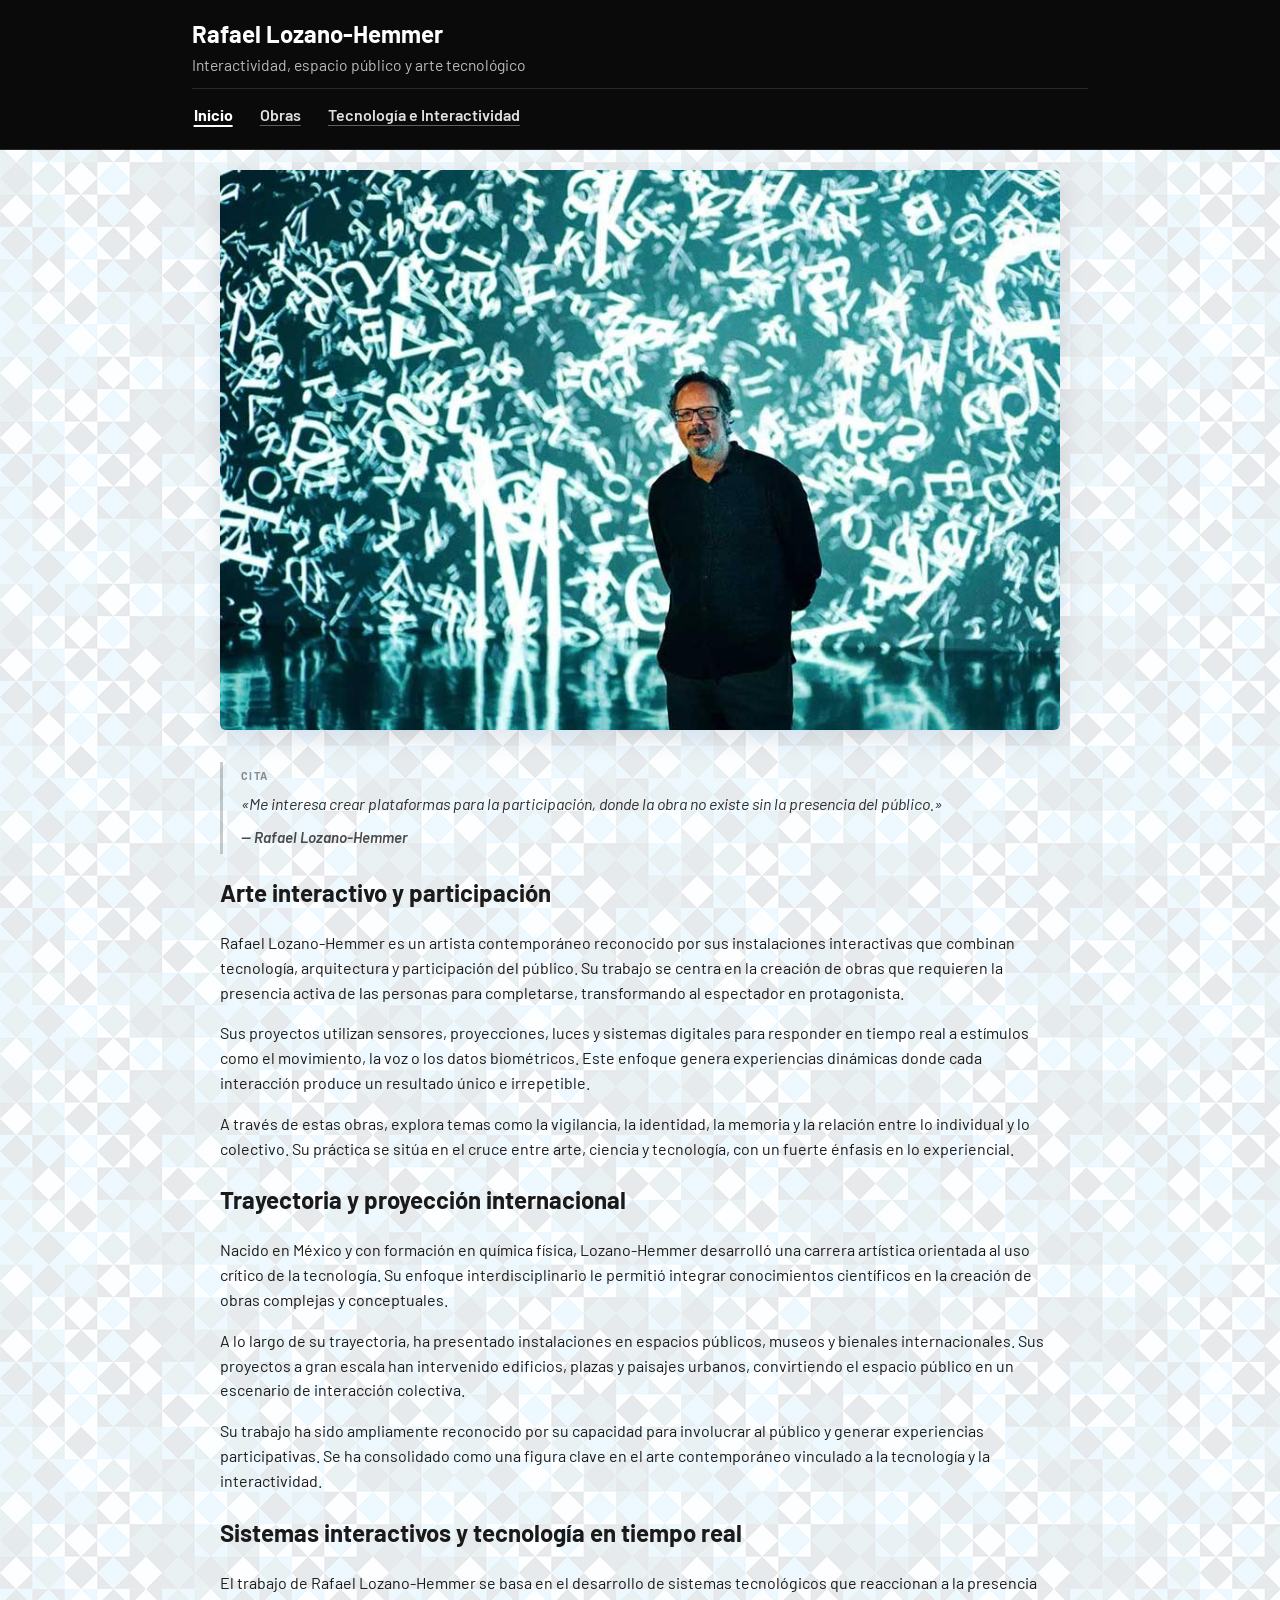
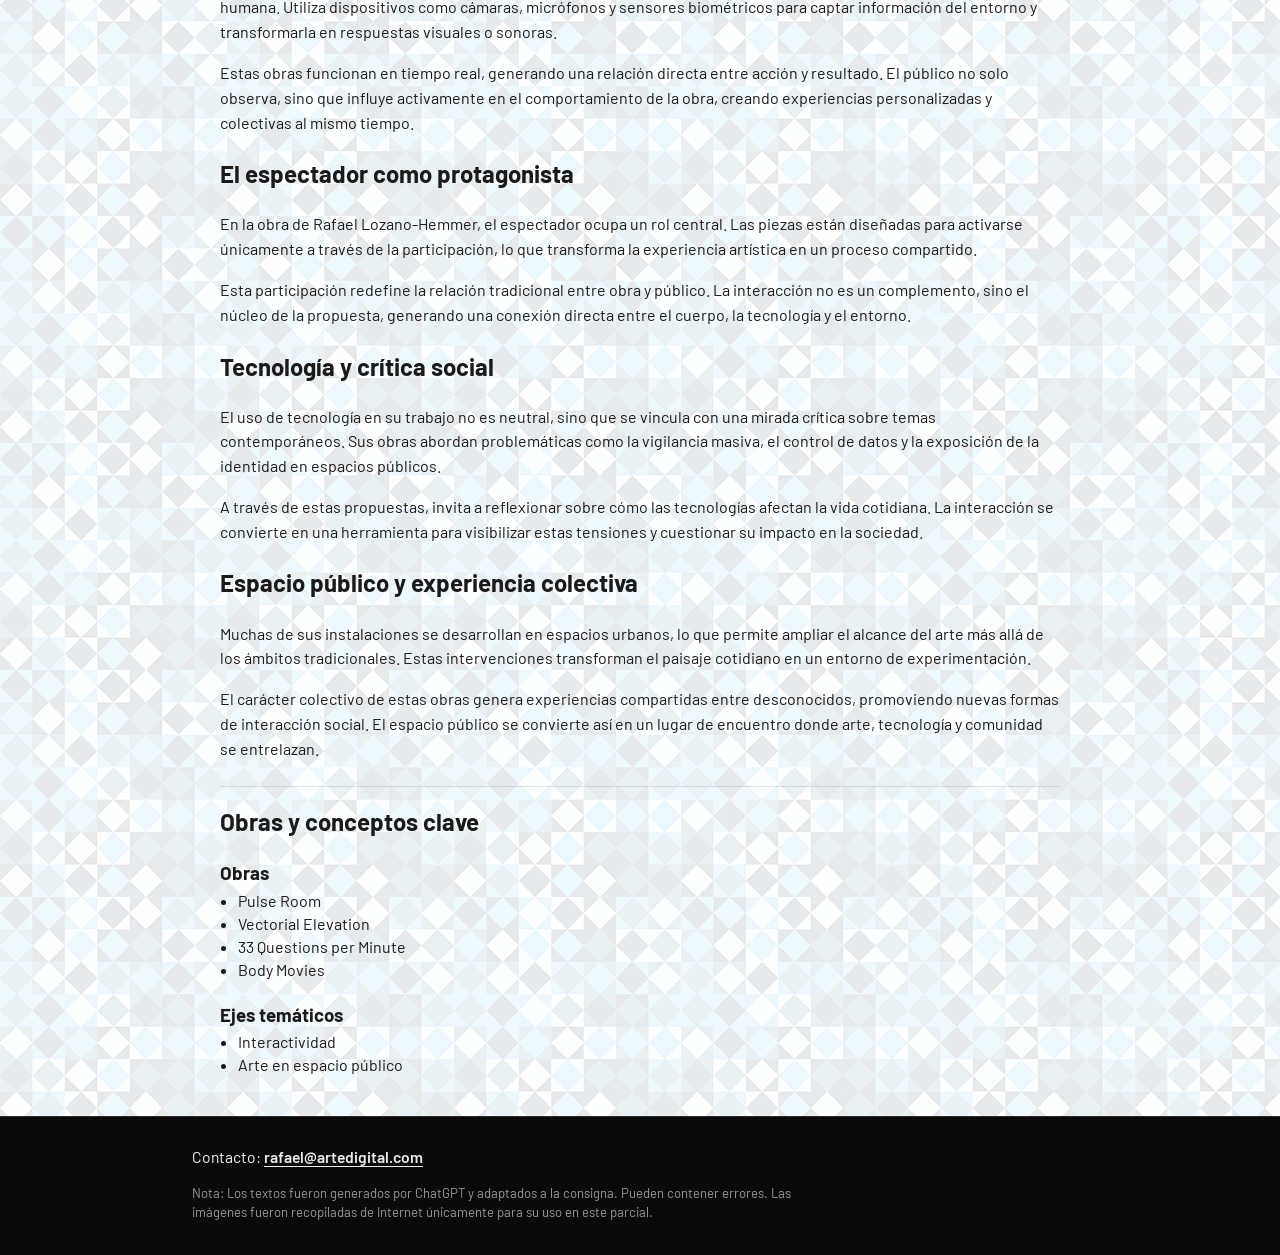
<file: index.html>
<!doctype html>
<html lang="es">
  <head>
    <meta charset="utf-8" />
    <meta name="viewport" content="width=device-width, initial-scale=1.0" />
    <title>Rafael Lozano-Hemmer — Inicio</title>
    <link rel="preconnect" href="https://fonts.googleapis.com" />
    <link rel="preconnect" href="https://fonts.gstatic.com" crossorigin />
    <link
      href="https://fonts.googleapis.com/css2?family=Barlow:ital,wght@0,400;0,600;0,700;1,400;1,600;1,700&display=swap"
      rel="stylesheet"
    />
    <link rel="stylesheet" href="css/styles.css" />
  </head>
  <body>
    <div class="site-top">
      <header class="site-header">
        <h1 class="site-header__title">Rafael Lozano-Hemmer</h1>
        <p>Interactividad, espacio público y arte tecnológico</p>
      </header>
      <nav class="site-nav" aria-label="Principal">
        <ul>
          <li><a href="index.html" aria-current="page">Inicio</a></li>
          <li><a href="obras.html">Obras</a></li>
          <li><a href="tecnologia.html">Tecnología e Interactividad</a></li>
        </ul>
      </nav>
    </div>

    <main>
      <div class="container">
      <section class="hero" aria-label="Retrato de Rafael Lozano-Hemmer.">
        <div class="hero__figure">
          <img
            src="assets/images/lozano-hemmer-1.jpg"
            alt="Retrato del artista Rafael Lozano-Hemmer."
          />
        </div>
      </section>

      <article>
        <blockquote class="pull-quote">
          <p>
            <em>
              «Me interesa crear plataformas para la participación, donde la obra no
              existe sin la presencia del público.»
            </em>
          </p>
          <footer>
            <cite>Rafael Lozano-Hemmer</cite>
          </footer>
        </blockquote>

        <section aria-labelledby="arte-interactivo">
          <h2 id="arte-interactivo">Arte interactivo y participación</h2>
          <p>
            Rafael Lozano-Hemmer es un artista contemporáneo reconocido por sus
            instalaciones interactivas que combinan tecnología, arquitectura y
            participación del público. Su trabajo se centra en la creación de obras
            que requieren la presencia activa de las personas para completarse,
            transformando al espectador en protagonista.
          </p>
          <p>
            Sus proyectos utilizan sensores, proyecciones, luces y sistemas digitales
            para responder en tiempo real a estímulos como el movimiento, la voz o los
            datos biométricos. Este enfoque genera experiencias dinámicas donde cada
            interacción produce un resultado único e irrepetible.
          </p>
          <p>
            A través de estas obras, explora temas como la vigilancia, la identidad, la
            memoria y la relación entre lo individual y lo colectivo. Su práctica se
            sitúa en el cruce entre arte, ciencia y tecnología, con un fuerte énfasis
            en lo experiencial.
          </p>
        </section>

        <section aria-labelledby="trayectoria">
          <h2 id="trayectoria">Trayectoria y proyección internacional</h2>
          <p>
            Nacido en México y con formación en química física, Lozano-Hemmer
            desarrolló una carrera artística orientada al uso crítico de la tecnología.
            Su enfoque interdisciplinario le permitió integrar conocimientos científicos
            en la creación de obras complejas y conceptuales.
          </p>
          <p>
            A lo largo de su trayectoria, ha presentado instalaciones en espacios
            públicos, museos y bienales internacionales. Sus proyectos a gran escala han
            intervenido edificios, plazas y paisajes urbanos, convirtiendo el espacio
            público en un escenario de interacción colectiva.
          </p>
          <p>
            Su trabajo ha sido ampliamente reconocido por su capacidad para involucrar
            al público y generar experiencias participativas. Se ha consolidado como una
            figura clave en el arte contemporáneo vinculado a la tecnología y la
            interactividad.
          </p>
        </section>

        <section aria-labelledby="sistemas">
          <h2 id="sistemas">Sistemas interactivos y tecnología en tiempo real</h2>
          <p>
            El trabajo de Rafael Lozano-Hemmer se basa en el desarrollo de sistemas
            tecnológicos que reaccionan a la presencia humana. Utiliza dispositivos como
            cámaras, micrófonos y sensores biométricos para captar información del
            entorno y transformarla en respuestas visuales o sonoras.
          </p>
          <p>
            Estas obras funcionan en tiempo real, generando una relación directa entre
            acción y resultado. El público no solo observa, sino que influye activamente
            en el comportamiento de la obra, creando experiencias personalizadas y
            colectivas al mismo tiempo.
          </p>
        </section>

        <section aria-labelledby="espectador">
          <h2 id="espectador">El espectador como protagonista</h2>
          <p>
            En la obra de Rafael Lozano-Hemmer, el espectador ocupa un rol central. Las
            piezas están diseñadas para activarse únicamente a través de la
            participación, lo que transforma la experiencia artística en un proceso
            compartido.
          </p>
          <p>
            Esta participación redefine la relación tradicional entre obra y público.
            La interacción no es un complemento, sino el núcleo de la propuesta,
            generando una conexión directa entre el cuerpo, la tecnología y el entorno.
          </p>
        </section>

        <section aria-labelledby="tecnologia-critica">
          <h2 id="tecnologia-critica">Tecnología y crítica social</h2>
          <p>
            El uso de tecnología en su trabajo no es neutral, sino que se vincula con
            una mirada crítica sobre temas contemporáneos. Sus obras abordan
            problemáticas como la vigilancia masiva, el control de datos y la exposición
            de la identidad en espacios públicos.
          </p>
          <p>
            A través de estas propuestas, invita a reflexionar sobre cómo las tecnologías
            afectan la vida cotidiana. La interacción se convierte en una herramienta
            para visibilizar estas tensiones y cuestionar su impacto en la sociedad.
          </p>
        </section>

        <section aria-labelledby="espacio-publico">
          <h2 id="espacio-publico">Espacio público y experiencia colectiva</h2>
          <p>
            Muchas de sus instalaciones se desarrollan en espacios urbanos, lo que
            permite ampliar el alcance del arte más allá de los ámbitos tradicionales.
            Estas intervenciones transforman el paisaje cotidiano en un entorno de
            experimentación.
          </p>
          <p>
            El carácter colectivo de estas obras genera experiencias compartidas entre
            desconocidos, promoviendo nuevas formas de interacción social. El espacio
            público se convierte así en un lugar de encuentro donde arte, tecnología y
            comunidad se entrelazan.
          </p>
        </section>
      </article>

      <aside class="home-aside" aria-labelledby="obras-conceptos">
        <h2 id="obras-conceptos">Obras y conceptos clave</h2>
        <section aria-labelledby="titulos-obras">
          <h3 id="titulos-obras">Obras</h3>
          <ul>
            <li>Pulse Room</li>
            <li>Vectorial Elevation</li>
            <li>33 Questions per Minute</li>
            <li>Body Movies</li>
          </ul>
        </section>
        <section aria-labelledby="ejes-tematicos">
          <h3 id="ejes-tematicos">Ejes temáticos</h3>
          <ul>
            <li>Interactividad</li>
            <li>Arte en espacio público</li>
          </ul>
        </section>
      </aside>
      </div>
    </main>

    <footer class="site-footer" id="contacto">
      <address>
        Contacto:
        <a href="mailto:rafael@artedigital.com">rafael@artedigital.com</a>
      </address>
      <p class="site-footer__note">
        Nota: Los textos fueron generados por ChatGPT y adaptados a la consigna.
        Pueden contener errores. Las imágenes fueron recopiladas de Internet
        únicamente para su uso en este parcial.
      </p>
    </footer>
  </body>
</html>
</file>
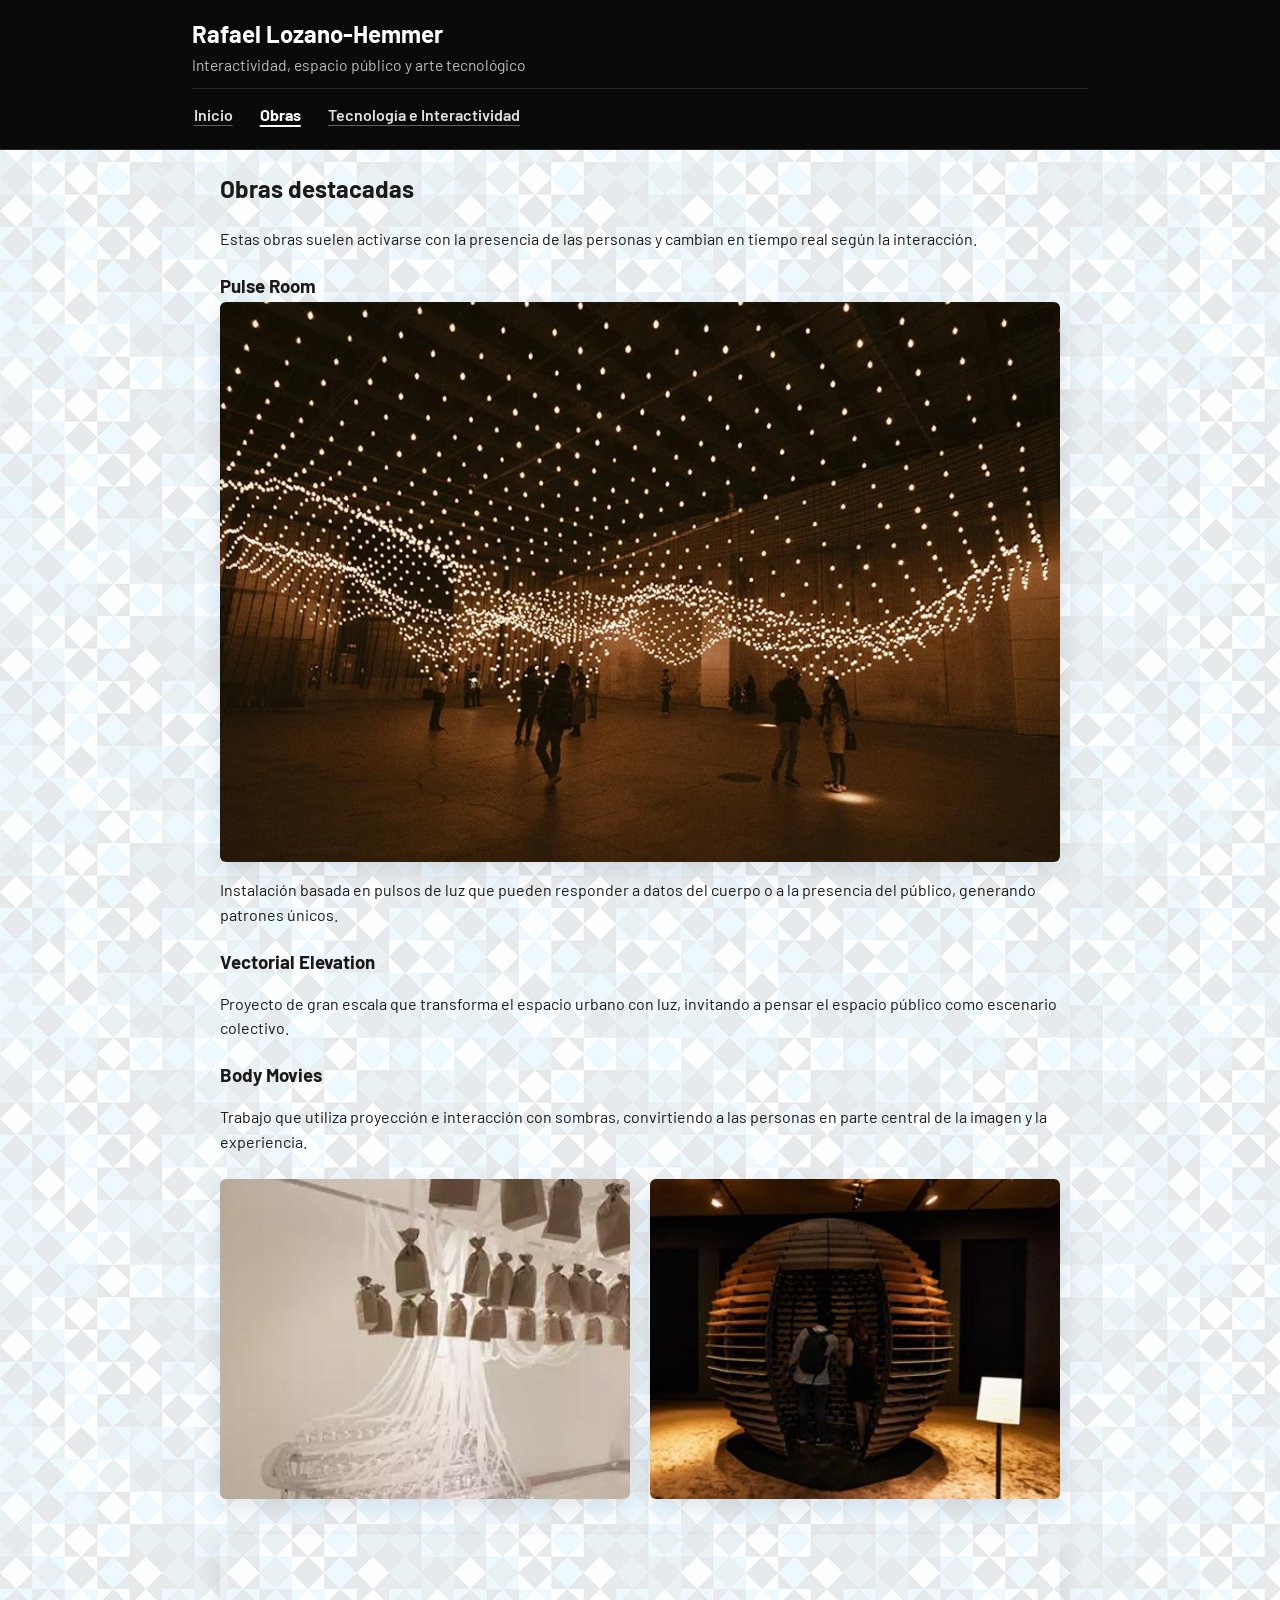
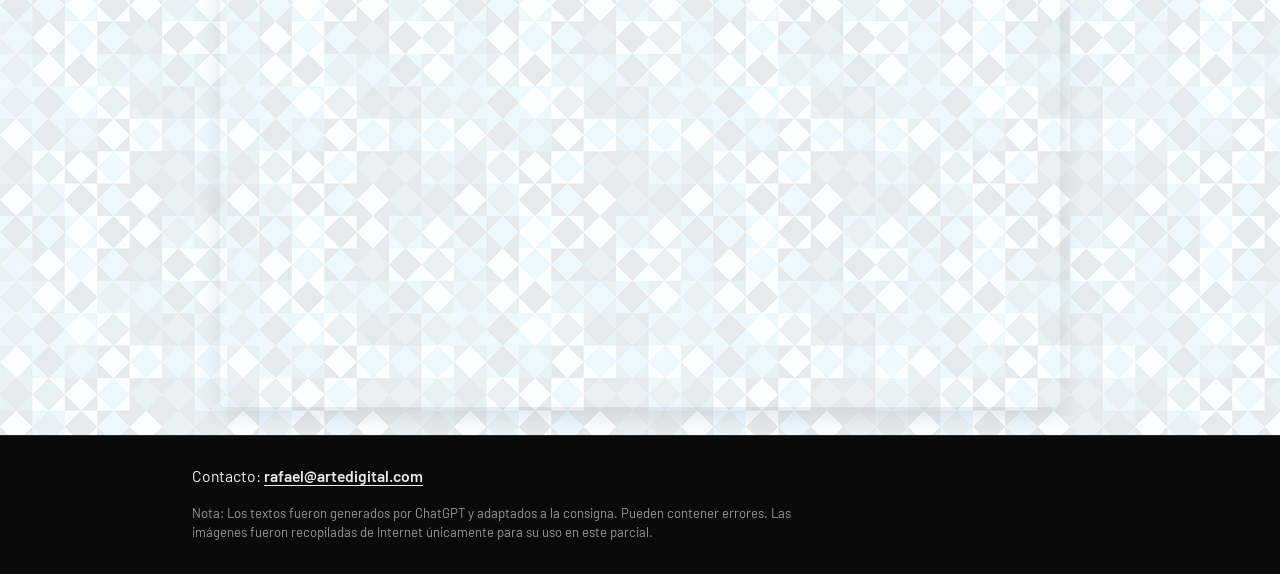
<file: obras.html>
<!doctype html>
<html lang="es">
  <head>
    <meta charset="utf-8" />
    <meta name="viewport" content="width=device-width, initial-scale=1.0" />
    <title>Rafael Lozano-Hemmer — Obras</title>
    <link rel="preconnect" href="https://fonts.googleapis.com" />
    <link rel="preconnect" href="https://fonts.gstatic.com" crossorigin />
    <link
      href="https://fonts.googleapis.com/css2?family=Barlow:ital,wght@0,400;0,600;0,700;1,400;1,600;1,700&display=swap"
      rel="stylesheet"
    />
    <link rel="stylesheet" href="css/styles.css" />
  </head>
  <body>
    <div class="site-top">
      <header class="site-header">
        <h1 class="site-header__title">Rafael Lozano-Hemmer</h1>
        <p>Interactividad, espacio público y arte tecnológico</p>
      </header>
      <nav class="site-nav" aria-label="Principal">
        <ul>
          <li><a href="index.html">Inicio</a></li>
          <li><a href="obras.html" aria-current="page">Obras</a></li>
          <li><a href="tecnologia.html">Tecnología e Interactividad</a></li>
        </ul>
      </nav>
    </div>

    <main>
      <div class="container">
        <article>
          <header>
            <h2>Obras destacadas</h2>
            <p>
              Estas obras suelen activarse con la presencia de las personas y
              cambian en tiempo real según la interacción.
            </p>
          </header>

          <section aria-labelledby="pulse-room">
            <h3 id="pulse-room">Pulse Room</h3>
            <div class="obras-media">
              <img
                src="assets/images/lozano-hemmer-2.jpg"
                alt="Pulse Topology (2021), instalación con miles de bombillas suspendidas que reaccionan a los latidos del público, de Rafael Lozano-Hemmer."
              />
            </div>
            <p>
              Instalación basada en pulsos de luz que pueden responder a datos
              del cuerpo o a la presencia del público, generando patrones
              únicos.
            </p>
          </section>

          <section aria-labelledby="vectorial-elevation">
            <h3 id="vectorial-elevation">Vectorial Elevation</h3>

            <p>
              Proyecto de gran escala que transforma el espacio urbano con luz,
              invitando a pensar el espacio público como escenario colectivo.
            </p>
          </section>

          <section aria-labelledby="body-movies">
            <h3 id="body-movies">Body Movies</h3>

            <p>
              Trabajo que utiliza proyección e interacción con sombras,
              convirtiendo a las personas en parte central de la imagen y la
              experiencia.
            </p>
          </section>

          <section
            class="obras-pair-section"
            aria-label="Vicious Circular Breathing, Sphere Packing: Bach y video"
          >
            <div class="obras-figure-row">
              <div class="obras-pair__cell">
                <img
                  src="assets/images/lozano-hemmer-3.jpg"
                  alt="Vicious Circular Breathing (2013), instalación con bolsas de papel y tubos de aire que reciclan la respiración entre visitantes, de Rafael Lozano-Hemmer."
                />
              </div>
              <div class="obras-pair__cell">
                <img
                  src="assets/images/lozano-hemmer-4.jpg"
                  alt="Sphere Packing: Bach (2018), esfera habitable de aluminio y madera con altavoces y luces LED ámbar, de Rafael Lozano-Hemmer."
                />
              </div>
            </div>
            <div class="obras-pair__video">
              <iframe
                src="https://www.youtube-nocookie.com/embed/jTzojcaanDs"
                title="YouTube video player"
                allow="
                  accelerometer;
                  autoplay;
                  clipboard-write;
                  encrypted-media;
                  gyroscope;
                  picture-in-picture;
                  web-share;
                "
                allowfullscreen
              ></iframe>
            </div>
          </section>
        </article>
      </div>
    </main>

    <footer class="site-footer" id="contacto">
      <address>
        Contacto:
        <a href="mailto:rafael@artedigital.com">rafael@artedigital.com</a>
      </address>
      <p class="site-footer__note">
        Nota: Los textos fueron generados por ChatGPT y adaptados a la consigna.
        Pueden contener errores. Las imágenes fueron recopiladas de Internet
        únicamente para su uso en este parcial.
      </p>
    </footer>
  </body>
</html>
</file>
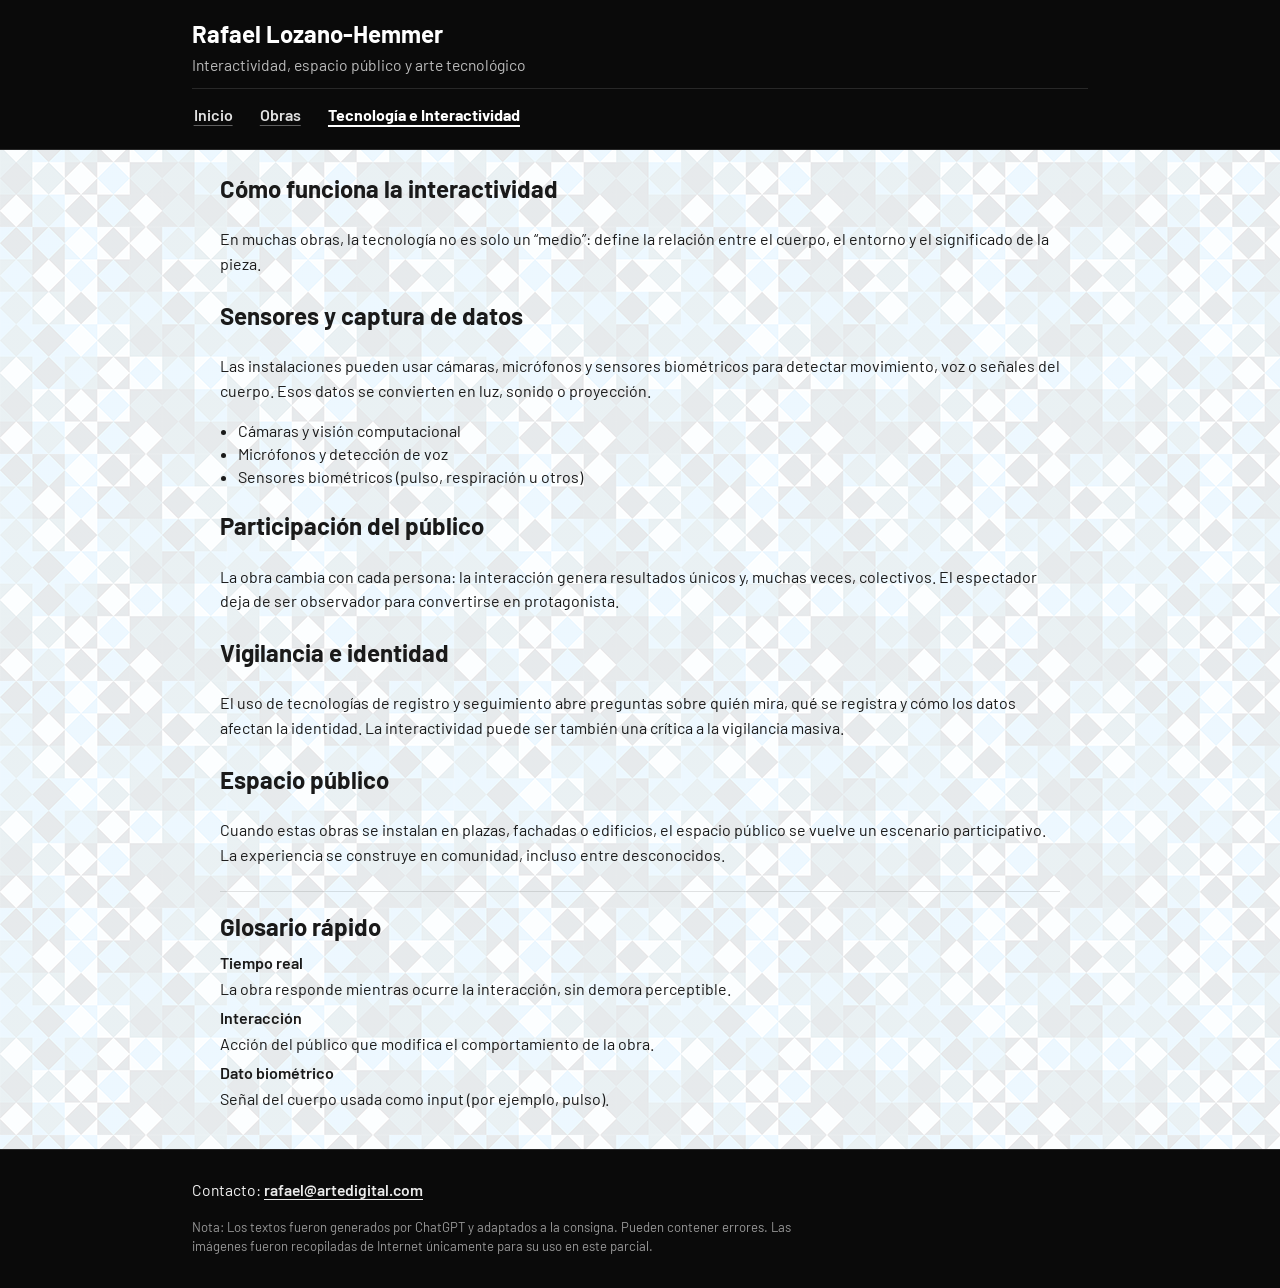
<file: tecnologia.html>
<!doctype html>
<html lang="es">
  <head>
    <meta charset="utf-8" />
    <meta name="viewport" content="width=device-width, initial-scale=1.0" />
    <title>Rafael Lozano-Hemmer — Tecnología e Interactividad</title>
    <link rel="preconnect" href="https://fonts.googleapis.com" />
    <link rel="preconnect" href="https://fonts.gstatic.com" crossorigin />
    <link
      href="https://fonts.googleapis.com/css2?family=Barlow:ital,wght@0,400;0,600;0,700;1,400;1,600;1,700&display=swap"
      rel="stylesheet"
    />
    <link rel="stylesheet" href="css/styles.css" />
  </head>
  <body>
    <div class="site-top">
      <header class="site-header">
        <h1 class="site-header__title">Rafael Lozano-Hemmer</h1>
        <p>Interactividad, espacio público y arte tecnológico</p>
      </header>
      <nav class="site-nav" aria-label="Principal">
        <ul>
          <li><a href="index.html">Inicio</a></li>
          <li><a href="obras.html">Obras</a></li>
          <li><a href="tecnologia.html" aria-current="page">Tecnología e Interactividad</a></li>
        </ul>
      </nav>
    </div>

    <main>
      <div class="container">
      <article>
        <header>
          <h2>Cómo funciona la interactividad</h2>
          <p>
            En muchas obras, la tecnología no es solo un “medio”: define la relación
            entre el cuerpo, el entorno y el significado de la pieza.
          </p>
        </header>

        <section aria-labelledby="sensores">
          <h2 id="sensores">Sensores y captura de datos</h2>
          <p>
            Las instalaciones pueden usar cámaras, micrófonos y sensores biométricos
            para detectar movimiento, voz o señales del cuerpo. Esos datos se convierten
            en luz, sonido o proyección.
          </p>
          <ul>
            <li>Cámaras y visión computacional</li>
            <li>Micrófonos y detección de voz</li>
            <li>Sensores biométricos (pulso, respiración u otros)</li>
          </ul>
        </section>

        <section aria-labelledby="participacion">
          <h2 id="participacion">Participación del público</h2>
          <p>
            La obra cambia con cada persona: la interacción genera resultados únicos y,
            muchas veces, colectivos. El espectador deja de ser observador para
            convertirse en protagonista.
          </p>
        </section>

        <section aria-labelledby="vigilancia">
          <h2 id="vigilancia">Vigilancia e identidad</h2>
          <p>
            El uso de tecnologías de registro y seguimiento abre preguntas sobre quién
            mira, qué se registra y cómo los datos afectan la identidad. La interactividad
            puede ser también una crítica a la vigilancia masiva.
          </p>
        </section>

        <section aria-labelledby="espacio-publico">
          <h2 id="espacio-publico">Espacio público</h2>
          <p>
            Cuando estas obras se instalan en plazas, fachadas o edificios, el espacio
            público se vuelve un escenario participativo. La experiencia se construye en
            comunidad, incluso entre desconocidos.
          </p>
        </section>
      </article>

      <aside class="tech-aside" aria-labelledby="glosario">
        <h2 id="glosario">Glosario rápido</h2>
        <dl>
          <dt>Tiempo real</dt>
          <dd>La obra responde mientras ocurre la interacción, sin demora perceptible.</dd>
          <dt>Interacción</dt>
          <dd>Acción del público que modifica el comportamiento de la obra.</dd>
          <dt>Dato biométrico</dt>
          <dd>Señal del cuerpo usada como input (por ejemplo, pulso).</dd>
        </dl>
      </aside>
      </div>
    </main>

    <footer class="site-footer" id="contacto">
      <address>
        Contacto:
        <a href="mailto:rafael@artedigital.com">rafael@artedigital.com</a>
      </address>
      <p class="site-footer__note">
        Nota: Los textos fueron generados por ChatGPT y adaptados a la consigna.
        Pueden contener errores. Las imágenes fueron recopiladas de Internet
        únicamente para su uso en este parcial.
      </p>
    </footer>
  </body>
</html>
</file>
<file: css/styles.css>
/* Global base */

*,
*::before,
*::after {
  box-sizing: border-box;
}

:root {
  --font-sans: "Barlow", system-ui, sans-serif;
  --max-width-content: 56rem;
  --gutter: clamp(1rem, 5%, 1.75rem);
  --color-text: #1a1a1a;
  --color-bg: #fff;
  /* ai usage declare */
  --bg-pattern-overlay: rgba(255, 255, 255, 0.9);
  --link: #0b57d0;
  --link-visited: #5c2d91;
  --link-hover: #0948ad;
  --link-active: #063a8c;
}

html {
  -webkit-text-size-adjust: 100%;
  min-height: 100%;
}

body {
  margin: 0;
  min-height: 100%;
  font-family: var(--font-sans);
  line-height: 1.55;
  color: var(--color-text);
  background-color: var(--color-bg);
  background-image:
    linear-gradient(var(--bg-pattern-overlay), var(--bg-pattern-overlay)),
    url("../assets/images/fondo.png");
  background-repeat: repeat, repeat;
}

a {
  color: var(--link);
  text-decoration: underline;
  text-decoration-thickness: 0.09rem;
  text-underline-offset: 0.2rem;
  text-decoration-skip-ink: auto;
}

a:visited {
  color: var(--link-visited);
}

a:hover {
  color: var(--link-hover);
  text-decoration-thickness: 0.125rem;
}

a:active {
  color: var(--link-active);
}

a:focus-visible {
  outline: 0.125rem solid var(--link-hover);
  outline-offset: 0.125rem;
  border-radius: 0.125rem;
}

/* ----- Site chrome: black top bar (title + nav) ----- */
.site-top {
  width: 100%;
  box-sizing: border-box;
  margin-block-end: 1.25rem;
  padding-inline: max(
    var(--gutter),
    calc((100% - min(100%, var(--max-width-content))) / 2)
  );
  background-color: #0a0a0a;
  color: #f2f2f2;
  border-bottom: 0.0625rem solid rgba(255, 255, 255, 0.12);
}

.site-header {
  width: 100%;
  max-width: none;
  margin-inline: 0;
  box-sizing: border-box;
  padding-block: 1.25rem 0.65rem;
  padding-inline: 0;
  background: none;
  border: none;
}

.site-header h1.site-header__title {
  margin: 0 0 0.35rem;
  font-size: 1.5rem;
  line-height: 1.2;
  font-weight: 700;
  color: #ffffff;
}

.site-header p {
  margin: 0;
  font-size: 0.98rem;
  line-height: 1.45;
  color: rgba(255, 255, 255, 0.72);
}

.site-nav {
  padding-block: 0.55rem 1rem;
  padding-inline: 0;
  margin: 0;
  max-width: none;
  width: 100%;
  border: none;
  border-top: 0.0625rem solid rgba(255, 255, 255, 0.12);
}

.site-nav ul {
  display: flex;
  flex-wrap: wrap;
  align-items: center;
  column-gap: 1.5rem;
  row-gap: 0.5rem;
  list-style: none;
  margin: 0;
  padding: 0;
}

.site-nav a {
  display: inline-block;
  padding: 0.35rem 0.1rem;
  font-weight: 600;
  color: rgba(255, 255, 255, 0.88);
  text-decoration: underline;
  text-decoration-color: rgba(255, 255, 255, 0.35);
  text-decoration-thickness: 0.08rem;
  text-underline-offset: 0.22rem;
  text-decoration-skip-ink: auto;
}

.site-nav a:visited {
  color: rgba(255, 255, 255, 0.72);
  text-decoration-color: rgba(255, 255, 255, 0.3);
}

.site-nav a:hover {
  color: #ffffff;
  text-decoration-color: rgba(255, 255, 255, 0.85);
  text-decoration-thickness: 0.11rem;
}

.site-nav a:active {
  color: rgba(255, 255, 255, 0.95);
}

.site-nav a:focus-visible {
  outline: 0.125rem solid #ffffff;
  outline-offset: 0.1875rem;
}

.site-nav a[aria-current="page"] {
  color: #ffffff;
  font-weight: 700;
  text-decoration: underline;
  text-decoration-color: #ffffff;
  text-decoration-thickness: 0.125rem;
  text-underline-offset: 0.22rem;
}

.site-nav a[aria-current="page"]:hover {
  color: #ffffff;
  text-decoration-color: #ffffff;
}

.site-nav a[aria-current="page"]:visited {
  color: #ffffff;
  text-decoration-color: #ffffff;
}

.site-nav a[aria-current="page"]:visited:hover {
  color: #ffffff;
}

.site-footer {
  width: 100%;
  max-width: none;
  margin-inline: 0;
  margin-block-start: 2.5rem;
  padding-block: 1.75rem 2rem;
  padding-inline: max(
    var(--gutter),
    calc((100% - min(100%, var(--max-width-content))) / 2)
  );
  box-sizing: border-box;
  background-color: #0a0a0a;
  color: #f2f2f2;
  border-top: 0.0625rem solid rgba(255, 255, 255, 0.12);
  font-size: 0.98rem;
}

.site-footer address {
  font-style: normal;
  margin: 0 0 1rem;
  line-height: 1.5;
}

.site-footer__note {
  margin: 0;
  max-width: 40rem;
  font-size: 0.82rem;
  line-height: 1.45;
  color: rgba(255, 255, 255, 0.58);
}

.site-footer address a {
  color: rgba(255, 255, 255, 0.92);
  font-weight: 600;
  text-decoration: underline;
  text-underline-offset: 0.2rem;
}

.site-footer address a:visited {
  color: rgba(255, 255, 255, 0.72);
}

.site-footer address a:hover {
  color: #ffffff;
}

.site-footer address a:active {
  color: rgba(255, 255, 255, 0.95);
}

.site-footer address a:focus-visible {
  outline: 0.125rem solid #ffffff;
  outline-offset: 0.1875rem;
}

.site-footer p {
  margin: 0;
}

.site-footer small {
  display: block;
  color: rgba(255, 255, 255, 0.62);
  line-height: 1.45;
}

/* Centered column for everything inside <main> */
.container {
  width: 100%;
  max-width: var(--max-width-content);
  margin-inline: auto;
  padding-inline: var(--gutter);
}

h3 {
  margin-block-end: 0.15rem;
}

article blockquote.pull-quote {
  margin: 1.25rem 0;
  padding: 0.35rem 0 0.35rem 1.1rem;
  border-left: 0.1875rem solid rgba(26, 26, 26, 0.22);
  border-radius: 0 0.25rem 0.25rem 0;
  color: rgba(26, 26, 26, 0.92);
  font-style: italic;
}

article blockquote.pull-quote::before {
  content: "Cita";
  display: block;
  font-size: 0.68rem;
  font-weight: 700;
  letter-spacing: 0.1rem;
  text-transform: uppercase;
  color: rgba(26, 26, 26, 0.48);
  margin-bottom: 0.45rem;
  font-style: normal;
}

article blockquote.pull-quote p {
  margin: 0;
  line-height: 1.55;
  font-style: italic;
}

article blockquote.pull-quote p em {
  font-style: italic;
  font-weight: inherit;
}

article blockquote.pull-quote footer {
  margin-top: 0.65rem;
  font-size: 0.95rem;
  line-height: 1.4;
  color: rgba(26, 26, 26, 0.78);
  font-style: italic;
}

article blockquote.pull-quote cite {
  font-style: italic;
  font-weight: 600;
}

article blockquote.pull-quote cite::before {
  content: "— ";
}

/* Lists in main column: match aside lists on the homepage */
article ul {
  margin: 0;
  padding-left: 1.15rem;
  line-height: 1.35;
}

article li {
  margin: 0;
}

article li + li {
  margin-block-start: 0.1rem;
}

/* Home / tech: tighter spacing in side columns (fonts unchanged) */
.home-aside,
.tech-aside {
  margin-block-start: 1.5rem;
  padding-block-start: 1rem;
  border-top: 0.0625rem solid rgba(26, 26, 26, 0.12);
}

.home-aside > h2,
.tech-aside > h2 {
  margin: 0 0 0.35rem;
}

.home-aside > section {
  margin: 0;
}

.home-aside > section + section {
  margin-block-start: 0.5rem;
}

.home-aside ul {
  margin: 0;
  padding-left: 1.15rem;
  line-height: 1.35;
}

.home-aside li {
  margin: 0;
}

.home-aside li + li {
  margin-block-start: 0.1rem;
}

.tech-aside dl {
  margin: 0;
}

.tech-aside dt {
  margin: 0;
  padding-block-start: 0.45rem;
  font-weight: 600;
}

.tech-aside dt:first-of-type {
  padding-block-start: 0;
}

.tech-aside dd {
  margin: 0.1rem 0 0;
  padding: 0;
  line-height: 1.35;
}

iframe {
  display: block;
  width: 100%;
  max-width: 100%;
  aspect-ratio: 16 / 9;
  height: auto;
  border: 0;
}

.hero {
  margin-block-end: 2rem;
}

.hero__figure {
  margin: 0;
}

.hero__figure img,
.obras-media img {
  display: block;
  width: 100%;
  height: auto;
  border-radius: 0.375rem;
  box-shadow: 0 0.5rem 1.5rem rgba(15, 40, 70, 0.12);
}

.obras-pair-section {
  margin-block: 1.5rem 2rem;
  display: grid;
  grid-template-columns: repeat(2, minmax(0, 1fr));
  column-gap: clamp(0.75rem, calc(0.5rem + 2.5%), 1.25rem);
  row-gap: clamp(1.5rem, calc(1rem + 4%), 2.25rem);
}

.obras-pair-section > .obras-figure-row {
  display: contents;
}

.obras-pair-section .obras-pair__video {
  grid-column: 1 / -1;
  min-width: 0;
}

.obras-pair-section iframe {
  border-radius: 0.375rem;
  box-shadow: 0 0.5rem 1.5rem rgba(15, 40, 70, 0.12);
}

.obras-figure-row .obras-pair__cell {
  margin: 0;
  display: flex;
  flex-direction: column;
  min-width: 0;
}

.obras-figure-row img {
  display: block;
  width: 100%;
  height: clamp(14rem, 20rem, 26rem);
  object-fit: cover;
  border-radius: 0.375rem;
  box-shadow: 0 0.5rem 1.5rem rgba(15, 40, 70, 0.12);
}
</file>
